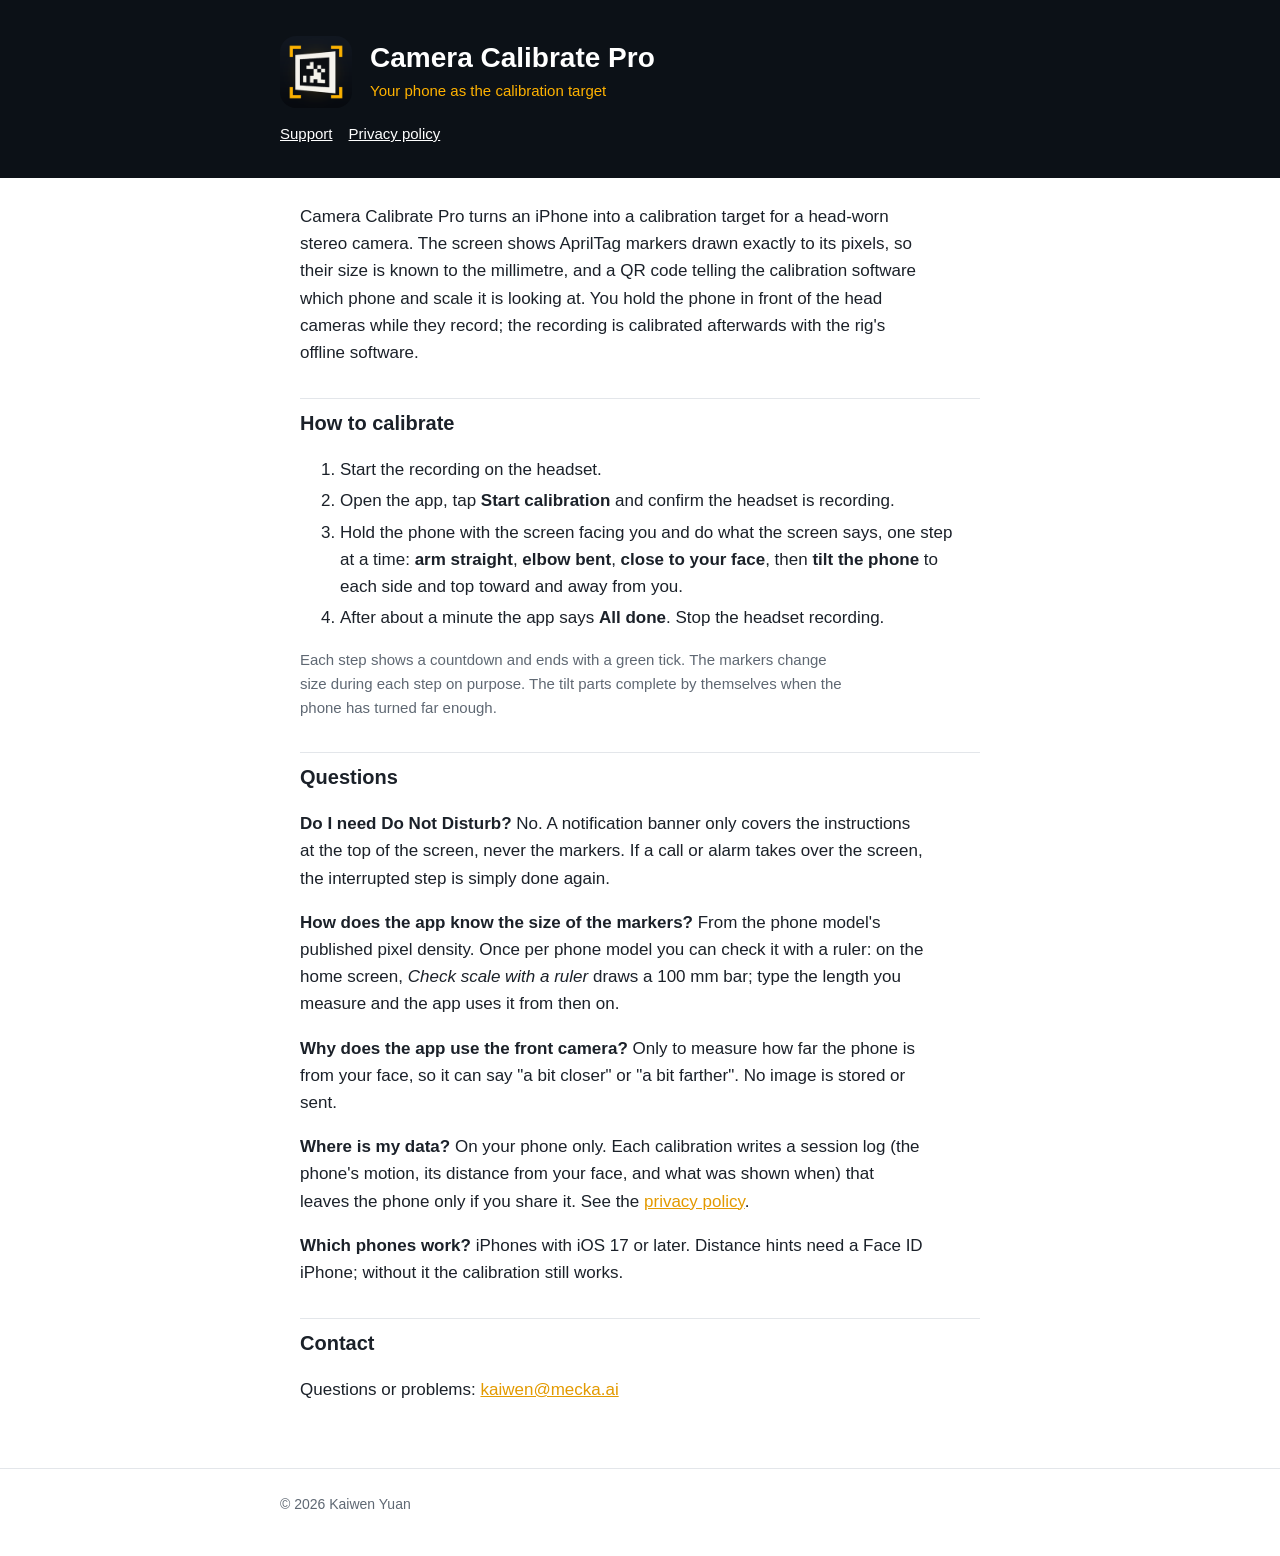
<file: index.html>
<!doctype html>
<html lang="en">
<head>
<meta charset="utf-8">
<meta name="viewport" content="width=device-width, initial-scale=1">
<title>Camera Calibrate Pro · Support</title>
<link rel="icon" href="icon.png">
<link rel="stylesheet" href="style.css">
</head>
<body>
<header><div class="wrap">
  <div style="display:flex;gap:18px;align-items:center">
    <img src="icon.png" alt="">
    <div><h1>Camera Calibrate Pro</h1><p>Your phone as the calibration target</p></div>
  </div>
  <nav><a href="./">Support</a><a href="privacy.html">Privacy policy</a></nav>
</div></header>
<main class="wrap">
  <p>Camera Calibrate Pro turns an iPhone into a calibration target for a head-worn stereo camera. The screen shows AprilTag markers drawn exactly to its pixels, so their size is known to the millimetre, and a QR code telling the calibration software which phone and scale it is looking at. You hold the phone in front of the head cameras while they record; the recording is calibrated afterwards with the rig's offline software.</p>

  <h2>How to calibrate</h2>
  <ol>
    <li>Start the recording on the headset.</li>
    <li>Open the app, tap <b>Start calibration</b> and confirm the headset is recording.</li>
    <li>Hold the phone with the screen facing you and do what the screen says, one step at a time:
      <b>arm straight</b>, <b>elbow bent</b>, <b>close to your face</b>, then <b>tilt the phone</b> to each side and top toward and away from you.</li>
    <li>After about a minute the app says <b>All done</b>. Stop the headset recording.</li>
  </ol>
  <p class="muted">Each step shows a countdown and ends with a green tick. The markers change size during each step on purpose. The tilt parts complete by themselves when the phone has turned far enough.</p>

  <h2>Questions</h2>
  <p><b>Do I need Do Not Disturb?</b> No. A notification banner only covers the instructions at the top of the screen, never the markers. If a call or alarm takes over the screen, the interrupted step is simply done again.</p>
  <p><b>How does the app know the size of the markers?</b> From the phone model's published pixel density. Once per phone model you can check it with a ruler: on the home screen, <i>Check scale with a ruler</i> draws a 100 mm bar; type the length you measure and the app uses it from then on.</p>
  <p><b>Why does the app use the front camera?</b> Only to measure how far the phone is from your face, so it can say "a bit closer" or "a bit farther". No image is stored or sent.</p>
  <p><b>Where is my data?</b> On your phone only. Each calibration writes a session log (the phone's motion, its distance from your face, and what was shown when) that leaves the phone only if you share it. See the <a href="privacy.html">privacy policy</a>.</p>
  <p><b>Which phones work?</b> iPhones with iOS 17 or later. Distance hints need a Face ID iPhone; without it the calibration still works.</p>

  <h2>Contact</h2>
  <p>Questions or problems: <a href="mailto:kaiwen@mecka.ai">kaiwen@mecka.ai</a></p>
</main>
<footer><div class="wrap">© 2026 Kaiwen Yuan</div></footer>
</body>
</html>
</file>
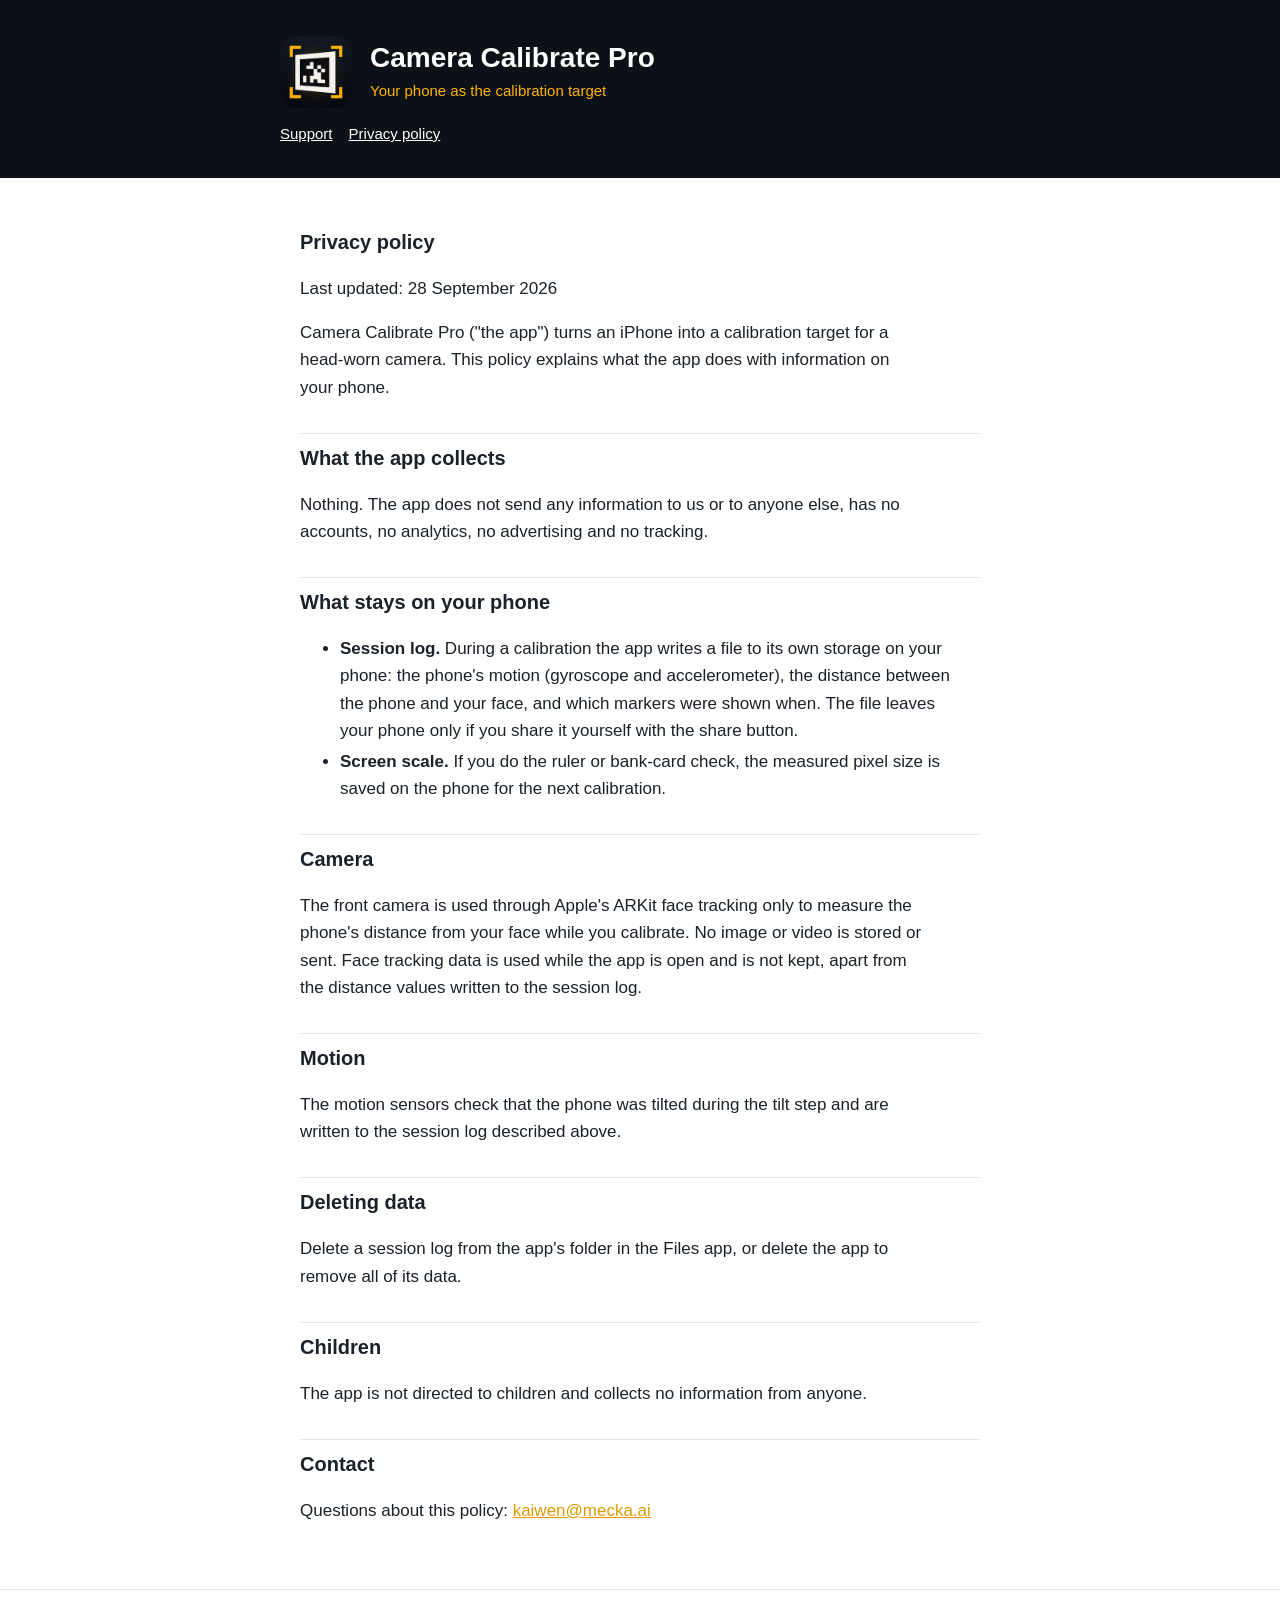
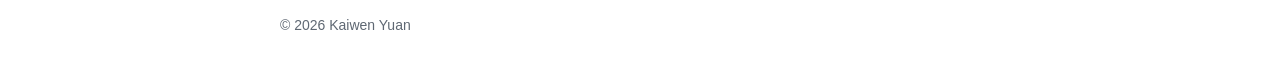
<file: privacy.html>
<!doctype html>
<html lang="en">
<head>
<meta charset="utf-8">
<meta name="viewport" content="width=device-width, initial-scale=1">
<title>Camera Calibrate Pro · Privacy policy</title>
<link rel="icon" href="icon.png">
<link rel="stylesheet" href="style.css">
</head>
<body>
<header><div class="wrap">
  <div style="display:flex;gap:18px;align-items:center">
    <img src="icon.png" alt="">
    <div><h1>Camera Calibrate Pro</h1><p>Your phone as the calibration target</p></div>
  </div>
  <nav><a href="./">Support</a><a href="privacy.html">Privacy policy</a></nav>
</div></header>
<main class="wrap">
  <h2 style="border:0">Privacy policy</h2>
  <p>Last updated: 28 September 2026</p>
  <p>Camera Calibrate Pro (&quot;the app&quot;) turns an iPhone into a calibration target for a head-worn camera. This policy explains what the app does with information on your phone.</p>
  <h2>What the app collects</h2>
  <p>Nothing. The app does not send any information to us or to anyone else, has no accounts, no analytics, no advertising and no tracking.</p>
  <h2>What stays on your phone</h2>
  <ul>
  <li><b>Session log.</b> During a calibration the app writes a file to its own storage on your phone: the phone&#x27;s motion (gyroscope and accelerometer), the distance between the phone and your face, and which markers were shown when. The file leaves your phone only if you share it yourself with the share button.</li>
  <li><b>Screen scale.</b> If you do the ruler or bank-card check, the measured pixel size is saved on the phone for the next calibration.</li>
  </ul>
  <h2>Camera</h2>
  <p>The front camera is used through Apple&#x27;s ARKit face tracking only to measure the phone&#x27;s distance from your face while you calibrate. No image or video is stored or sent. Face tracking data is used while the app is open and is not kept, apart from the distance values written to the session log.</p>
  <h2>Motion</h2>
  <p>The motion sensors check that the phone was tilted during the tilt step and are written to the session log described above.</p>
  <h2>Deleting data</h2>
  <p>Delete a session log from the app&#x27;s folder in the Files app, or delete the app to remove all of its data.</p>
  <h2>Children</h2>
  <p>The app is not directed to children and collects no information from anyone.</p>
  <h2>Contact</h2>
  <p>Questions about this policy: <a href="mailto:kaiwen@mecka.ai">kaiwen@mecka.ai</a></p>
</main>
<footer><div class="wrap">© 2026 Kaiwen Yuan</div></footer>
</body>
</html>
</file>
<file: style.css>
:root { --ink: #0c1117; --paper: #ffffff; --text: #1b2129; --muted: #5f6873; --rule: #e3e6ea; --amber: #e39a00; }
@media (prefers-color-scheme: dark) { :root { --paper: #0f141a; --text: #e6e9ed; --muted: #9aa4af; --rule: #242c35; } }
* { box-sizing: border-box; }
body { margin: 0; background: var(--paper); color: var(--text); font: 17px/1.6 -apple-system, BlinkMacSystemFont, "SF Pro Text", "Helvetica Neue", Arial, sans-serif; }
header { background: var(--ink); color: #fff; padding: 36px 20px 32px; }
header .wrap { display: block; }
header img { width: 72px; height: 72px; border-radius: 16px; }
header h1 { margin: 0; font-size: 28px; line-height: 1.2; }
header p { margin: 4px 0 0; color: #ffb200; font-size: 15px; }
.wrap { max-width: 720px; margin: 0 auto; }
main { padding: 8px 20px 48px; }
h2 { font-size: 20px; margin: 32px 0 8px; padding-top: 8px; border-top: 1px solid var(--rule); }
p, li { max-width: 66ch; }
.muted { color: var(--muted); font-size: 15px; }
a { color: var(--amber); }
nav { margin-top: 14px; font-size: 15px; }
nav a { color: #fff; margin-right: 16px; }
ol li, ul li { margin: 4px 0; }
footer { padding: 24px 20px 40px; color: var(--muted); font-size: 14px; border-top: 1px solid var(--rule); }
</file>
